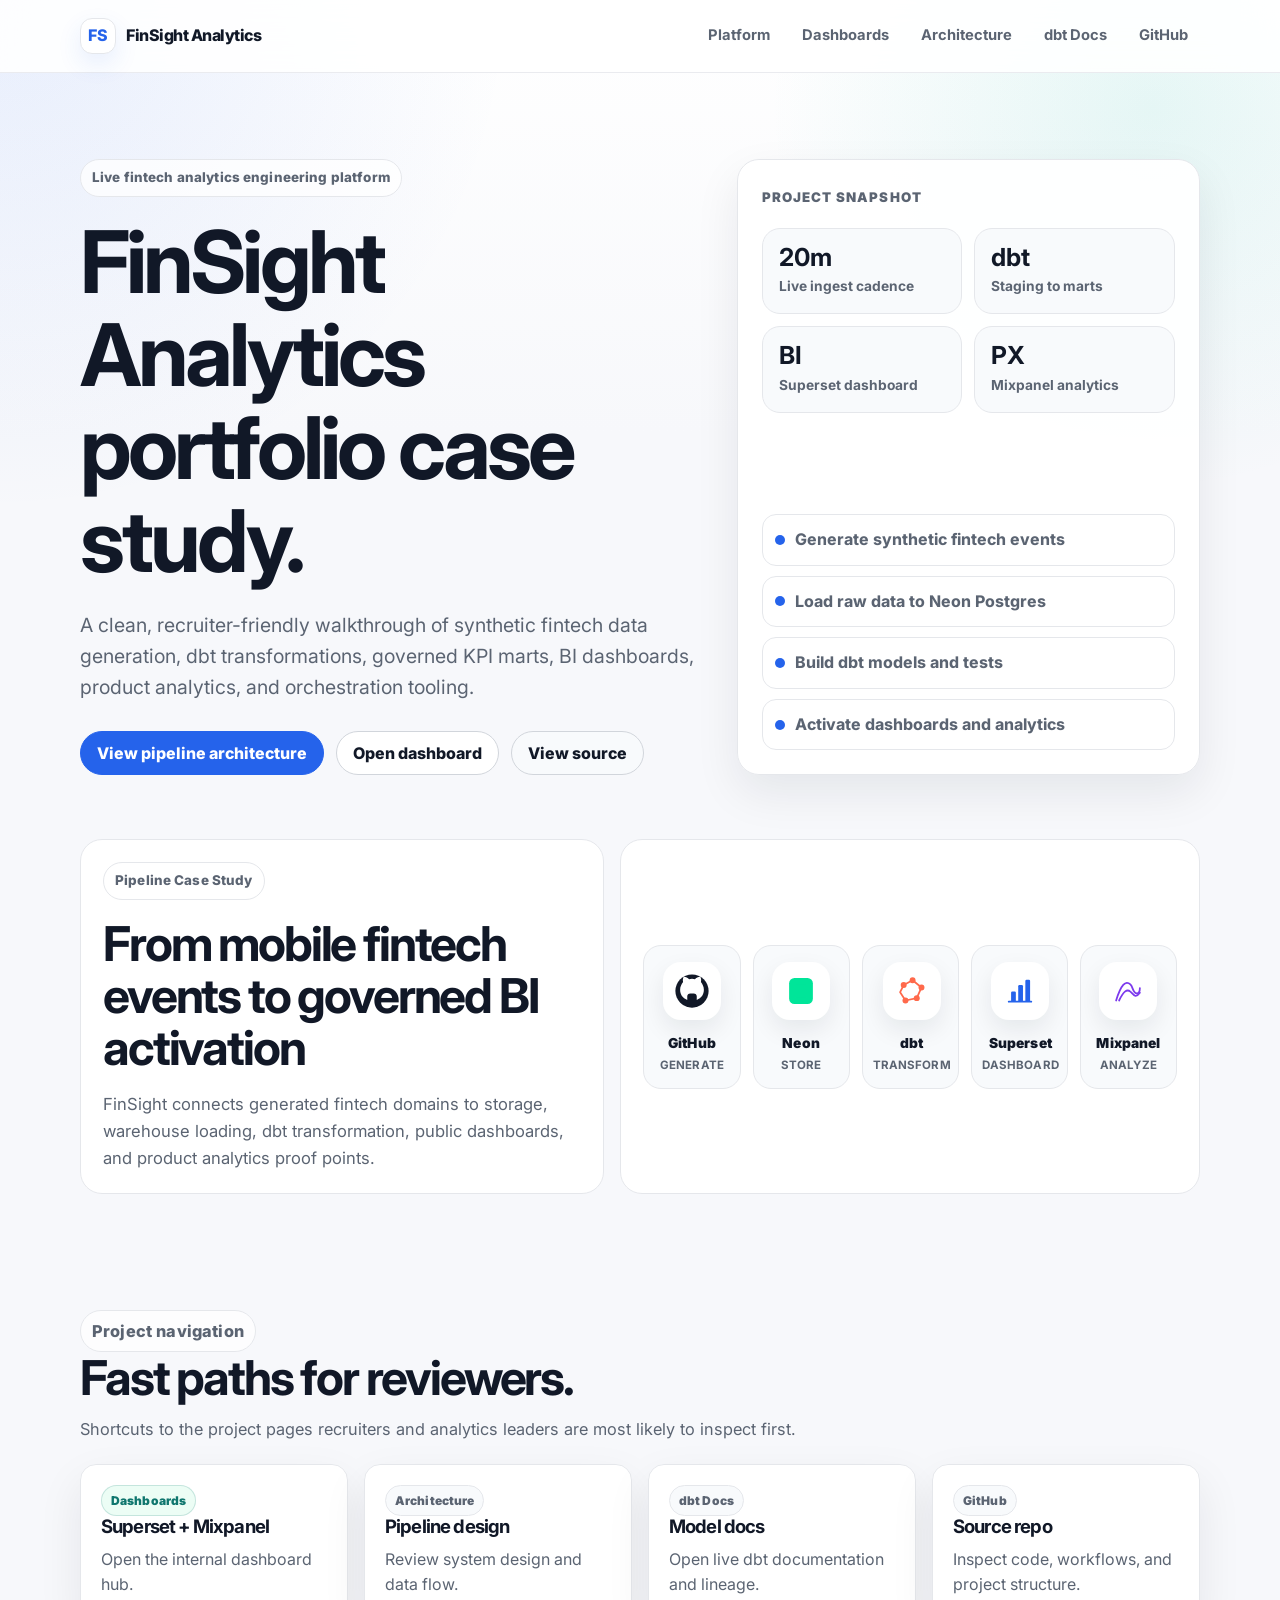
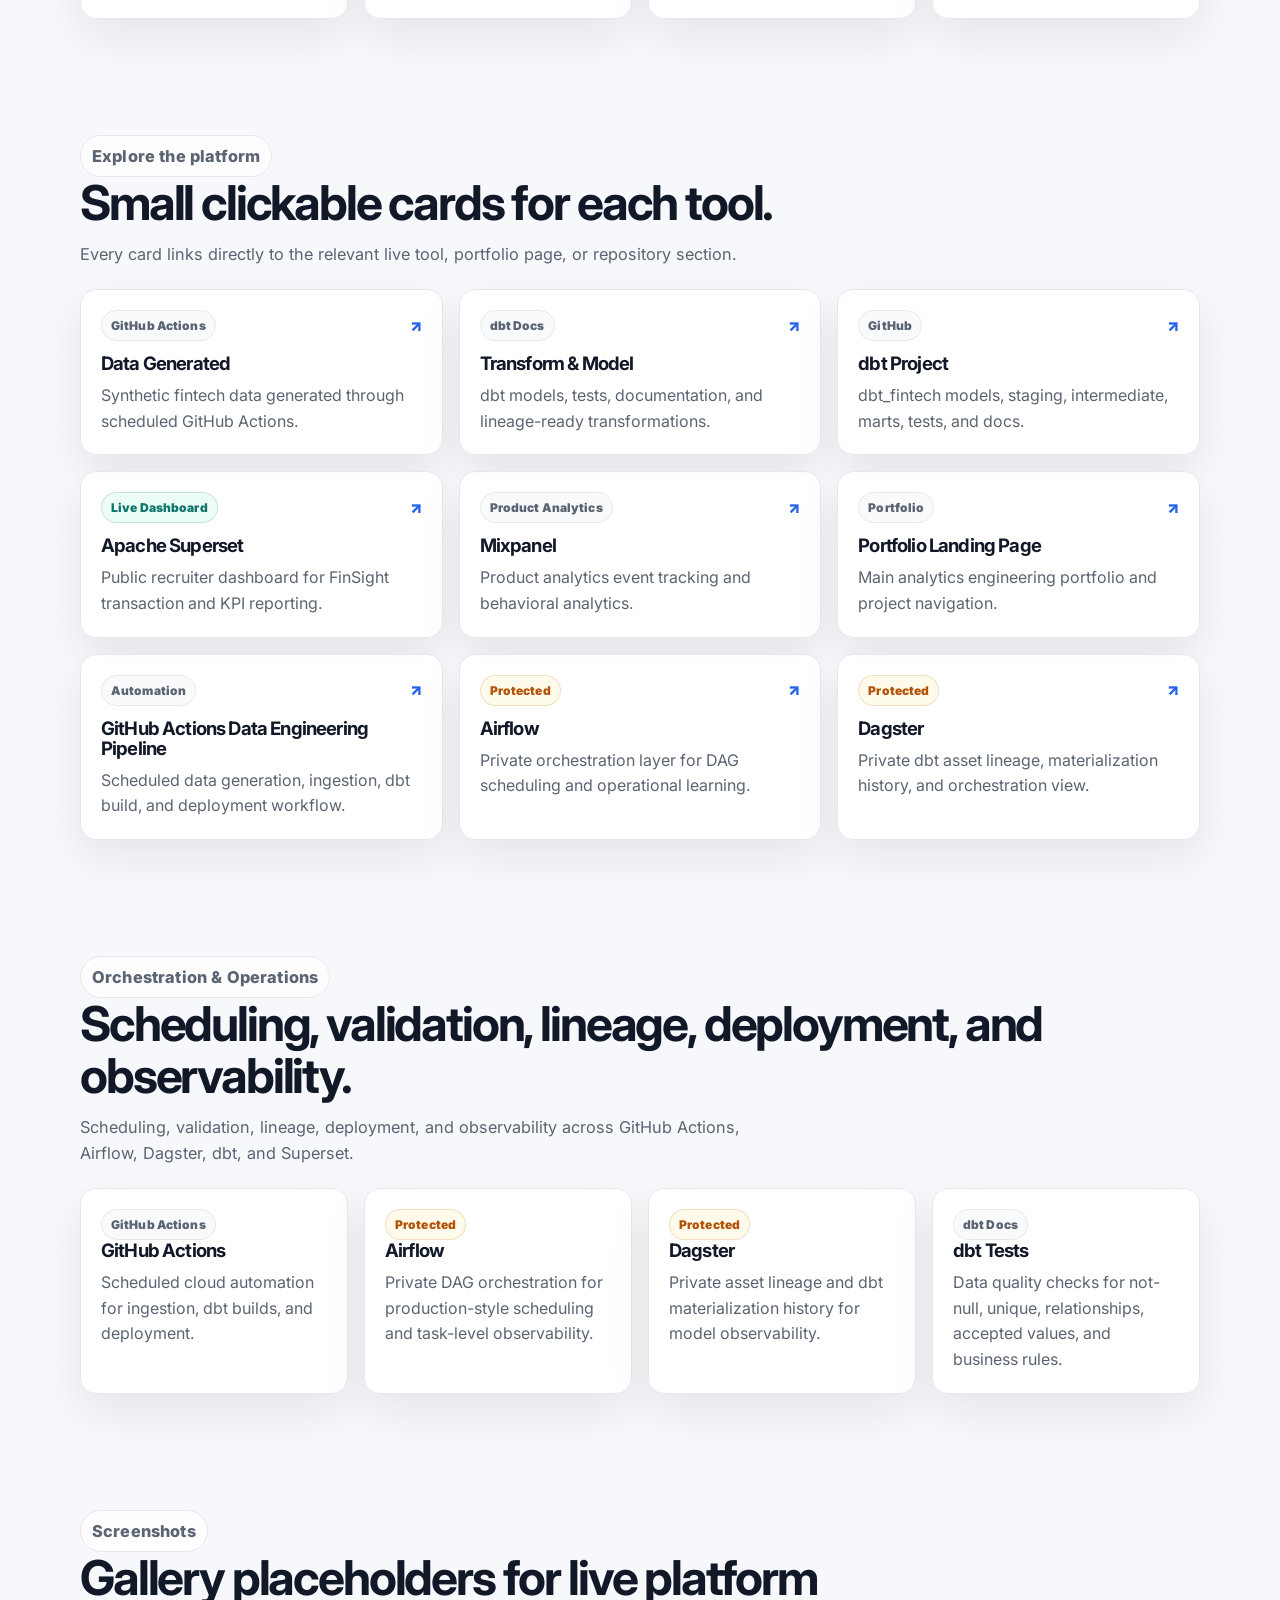
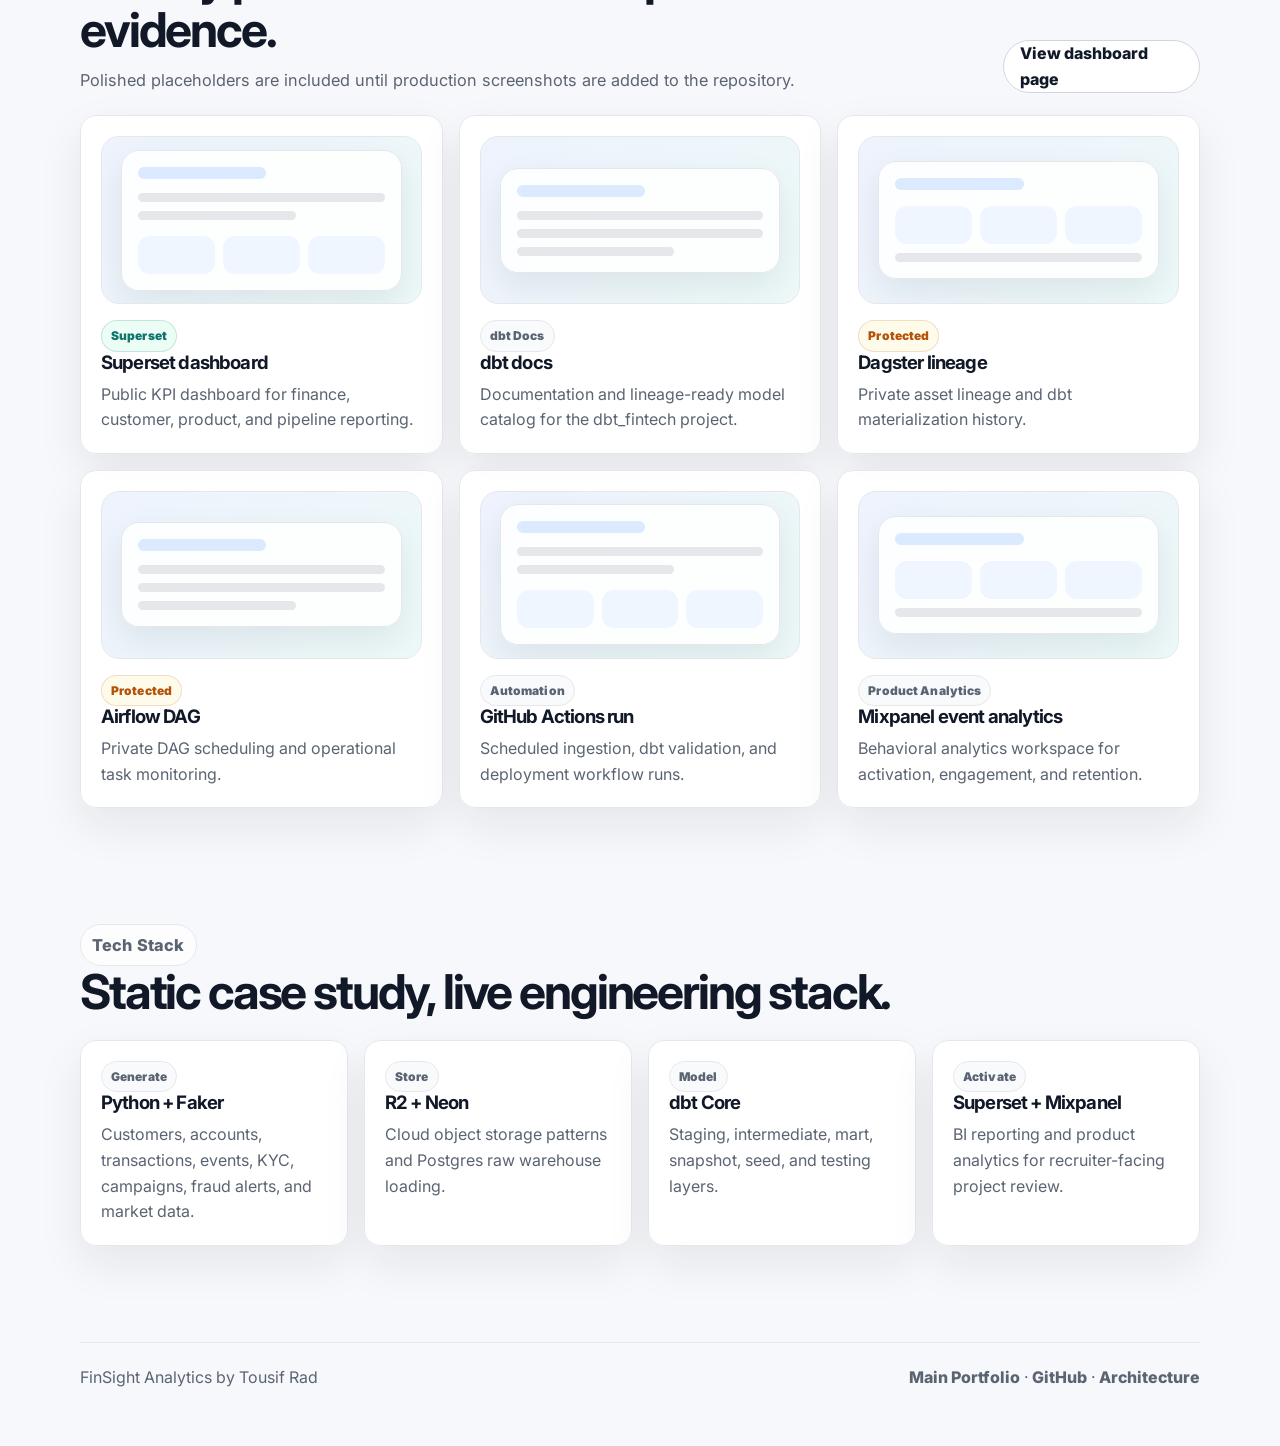
<file: index.html>
<!doctype html>
<html lang="en">
<head>
  <meta charset="utf-8">
  <meta name="viewport" content="width=device-width, initial-scale=1">
  <meta name="description" content="FinSight Analytics is a live fintech analytics engineering portfolio project with generated data, dbt models, dashboards, product analytics, and orchestration.">
  <title>FinSight Analytics | Portfolio Case Study</title>
  <link rel="preconnect" href="https://fonts.googleapis.com">
  <link rel="preconnect" href="https://fonts.gstatic.com" crossorigin>
  <link href="https://fonts.googleapis.com/css2?family=Inter:wght@500;650;700;800;900&display=swap" rel="stylesheet">
  <link rel="stylesheet" href="styles.css">
</head>
<body>
  <header class="site-header">
    <nav class="nav container" aria-label="Primary navigation">
      <a class="brand" href="/">
        <span class="brand-mark">FS</span>
        <span>FinSight Analytics</span>
      </a>
      <div class="nav-links">
        <a href="#platform">Platform</a>
        <a href="/dashboards.html">Dashboards</a>
        <a href="/architecture.html">Architecture</a>
        <a href="https://dbt-finsight.iamrad.info/#!/overview" target="_blank" rel="noopener noreferrer">dbt Docs</a>
        <a href="https://github.com/tousiftr/finsight-ae" target="_blank" rel="noopener noreferrer">GitHub</a>
      </div>
    </nav>
  </header>

  <main>
    <section class="hero">
      <div class="container hero-grid">
        <div>
          <p class="eyebrow">Live fintech analytics engineering platform</p>
          <h1>FinSight Analytics portfolio case study.</h1>
          <p class="lede">A clean, recruiter-friendly walkthrough of synthetic fintech data generation, dbt transformations, governed KPI marts, BI dashboards, product analytics, and orchestration tooling.</p>
          <div class="hero-actions">
            <a class="button primary" href="https://finsight.iamrad.info/architecture.html" target="_blank" rel="noopener noreferrer">View pipeline architecture</a>
            <a class="button" href="/dashboards.html">Open dashboard</a>
            <a class="button subtle" href="https://github.com/tousiftr/finsight-ae" target="_blank" rel="noopener noreferrer">View source</a>
          </div>
        </div>
        <aside class="hero-panel" aria-label="FinSight project summary">
          <div>
            <span class="panel-title">Project Snapshot</span>
            <div class="metric-grid">
              <div class="metric"><strong>20m</strong><span>Live ingest cadence</span></div>
              <div class="metric"><strong>dbt</strong><span>Staging to marts</span></div>
              <div class="metric"><strong>BI</strong><span>Superset dashboard</span></div>
              <div class="metric"><strong>PX</strong><span>Mixpanel analytics</span></div>
            </div>
          </div>
          <div class="pipeline-strip" aria-label="Pipeline summary">
            <div class="pipeline-step"><span class="step-dot"></span>Generate synthetic fintech events</div>
            <div class="pipeline-step"><span class="step-dot"></span>Load raw data to Neon Postgres</div>
            <div class="pipeline-step"><span class="step-dot"></span>Build dbt models and tests</div>
            <div class="pipeline-step"><span class="step-dot"></span>Activate dashboards and analytics</div>
          </div>
        </aside>
      </div>
    </section>

    <section class="section pipeline-case" aria-labelledby="pipeline-case-title">
      <div class="container pipeline-case-grid">
        <div class="flow-card pipeline-case-copy">
          <p class="eyebrow">Pipeline Case Study</p>
          <h2 id="pipeline-case-title">From mobile fintech events to governed BI activation</h2>
          <p>FinSight connects generated fintech domains to storage, warehouse loading, dbt transformation, public dashboards, and product analytics proof points.</p>
        </div>
        <div class="flow-card pipeline-logo-card" aria-label="FinSight pipeline tools">
          <div class="pipeline-logo-strip">
            <figure class="pipeline-logo">
              <svg class="pipeline-logo-mark github-mark" viewBox="0 0 64 64" role="img" aria-labelledby="github-logo-title">
                <title id="github-logo-title">GitHub Actions</title>
                <circle cx="32" cy="32" r="28"></circle>
                <path d="M24 47c-8-3-12-9-12-17 0-5 2-9 5-13-1-4 0-7 1-9 4 0 7 2 9 4a30 30 0 0 1 10 0c2-2 5-4 9-4 1 2 2 5 1 9 3 4 5 8 5 13 0 8-4 14-12 17v-6c0-3-2-5-5-5h-6c-3 0-5 2-5 5v6Z"></path>
              </svg>
              <figcaption><span>GitHub</span><strong>Generate</strong></figcaption>
            </figure>
            <figure class="pipeline-logo">
              <svg class="pipeline-logo-mark neon-mark" viewBox="0 0 64 64" role="img" aria-labelledby="neon-logo-title">
                <title id="neon-logo-title">Neon Postgres</title>
                <rect x="12" y="10" width="40" height="44" rx="9"></rect>
                <path d="M24 22h16M24 32h16M24 42h16"></path>
              </svg>
              <figcaption><span>Neon</span><strong>Store</strong></figcaption>
            </figure>
            <figure class="pipeline-logo">
              <svg class="pipeline-logo-mark dbt-mark" viewBox="0 0 64 64" role="img" aria-labelledby="dbt-logo-title">
                <title id="dbt-logo-title">dbt</title>
                <path d="M18 22 33 14l15 12-8 18-19 4-9-14Z"></path>
                <circle cx="18" cy="22" r="5"></circle>
                <circle cx="33" cy="14" r="5"></circle>
                <circle cx="48" cy="26" r="5"></circle>
                <circle cx="40" cy="44" r="5"></circle>
                <circle cx="21" cy="48" r="5"></circle>
              </svg>
              <figcaption><span>dbt</span><strong>Transform</strong></figcaption>
            </figure>
            <figure class="pipeline-logo">
              <svg class="pipeline-logo-mark superset-mark" viewBox="0 0 64 64" role="img" aria-labelledby="superset-logo-title">
                <title id="superset-logo-title">Apache Superset</title>
                <path d="M13 50h38"></path>
                <rect x="17" y="33" width="8" height="17" rx="2"></rect>
                <rect x="29" y="22" width="8" height="28" rx="2"></rect>
                <rect x="41" y="13" width="8" height="37" rx="2"></rect>
              </svg>
              <figcaption><span>Superset</span><strong>Dashboard</strong></figcaption>
            </figure>
            <figure class="pipeline-logo">
              <svg class="pipeline-logo-mark mixpanel-mark" viewBox="0 0 64 64" role="img" aria-labelledby="mixpanel-logo-title">
                <title id="mixpanel-logo-title">Mixpanel</title>
                <path d="M12 48c8-26 16-35 24-27 5 5 4 15 11 15 3 0 5-3 5-9"></path>
                <path d="M17 48c7-15 13-20 19-15 5 4 8 13 16 2"></path>
              </svg>
              <figcaption><span>Mixpanel</span><strong>Analyze</strong></figcaption>
            </figure>
          </div>
        </div>
      </div>
    </section>

    <section class="section" aria-labelledby="quick-links-title">
      <div class="container">
        <div class="section-header">
          <div>
            <p class="eyebrow">Project navigation</p>
            <h2 id="quick-links-title">Fast paths for reviewers.</h2>
            <p>Shortcuts to the project pages recruiters and analytics leaders are most likely to inspect first.</p>
          </div>
        </div>
        <div class="quick-nav">
          <a class="card" href="/dashboards.html">
            <span class="tag live">Dashboards</span>
            <h3>Superset + Mixpanel</h3>
            <p>Open the internal dashboard hub.</p>
          </a>
          <a class="card" href="/architecture.html">
            <span class="tag">Architecture</span>
            <h3>Pipeline design</h3>
            <p>Review system design and data flow.</p>
          </a>
          <a class="card" href="https://dbt-finsight.iamrad.info/#!/overview" target="_blank" rel="noopener noreferrer">
            <span class="tag">dbt Docs</span>
            <h3>Model docs</h3>
            <p>Open live dbt documentation and lineage.</p>
          </a>
          <a class="card" href="https://github.com/tousiftr/finsight-ae" target="_blank" rel="noopener noreferrer">
            <span class="tag">GitHub</span>
            <h3>Source repo</h3>
            <p>Inspect code, workflows, and project structure.</p>
          </a>
        </div>
      </div>
    </section>

    <section class="section" id="platform" aria-labelledby="platform-title">
      <div class="container">
        <div class="section-header">
          <div>
            <p class="eyebrow">Explore the platform</p>
            <h2 id="platform-title">Small clickable cards for each tool.</h2>
            <p>Every card links directly to the relevant live tool, portfolio page, or repository section.</p>
          </div>
        </div>
        <div class="platform-grid">
          <a class="platform-card" href="https://github.com/tousiftr/finsight-ae/actions" target="_blank" rel="noopener noreferrer"><div class="card-topline"><span class="tag">GitHub Actions</span><span class="arrow">↗</span></div><h3>Data Generated</h3><p>Synthetic fintech data generated through scheduled GitHub Actions.</p></a>
          <a class="platform-card" href="https://dbt-finsight.iamrad.info/#!/overview" target="_blank" rel="noopener noreferrer"><div class="card-topline"><span class="tag">dbt Docs</span><span class="arrow">↗</span></div><h3>Transform &amp; Model</h3><p>dbt models, tests, documentation, and lineage-ready transformations.</p></a>
          <a class="platform-card" href="https://github.com/tousiftr/finsight-ae/tree/main/dbt_fintech" target="_blank" rel="noopener noreferrer"><div class="card-topline"><span class="tag">GitHub</span><span class="arrow">↗</span></div><h3>dbt Project</h3><p>dbt_fintech models, staging, intermediate, marts, tests, and docs.</p></a>
          <a class="platform-card" href="https://dashboard.iamrad.info/superset/dashboard/2/?standalone=3" target="_blank" rel="noopener noreferrer"><div class="card-topline"><span class="tag live">Live Dashboard</span><span class="arrow">↗</span></div><h3>Apache Superset</h3><p>Public recruiter dashboard for FinSight transaction and KPI reporting.</p></a>
          <a class="platform-card" href="https://mixpanel.com/p/BoVw6wJRG16YHd8vYgFqap" target="_blank" rel="noopener noreferrer"><div class="card-topline"><span class="tag">Product Analytics</span><span class="arrow">↗</span></div><h3>Mixpanel</h3><p>Product analytics event tracking and behavioral analytics.</p></a>
          <a class="platform-card" href="https://iamrad.info/" target="_blank" rel="noopener noreferrer"><div class="card-topline"><span class="tag">Portfolio</span><span class="arrow">↗</span></div><h3>Portfolio Landing Page</h3><p>Main analytics engineering portfolio and project navigation.</p></a>
          <a class="platform-card" href="https://github.com/tousiftr/finsight-ae/actions" target="_blank" rel="noopener noreferrer"><div class="card-topline"><span class="tag">Automation</span><span class="arrow">↗</span></div><h3>GitHub Actions Data Engineering Pipeline</h3><p>Scheduled data generation, ingestion, dbt build, and deployment workflow.</p></a>
          <a class="platform-card" href="https://airflow.iamrad.info/" target="_blank" rel="noopener noreferrer"><div class="card-topline"><span class="tag protected">Protected</span><span class="arrow">↗</span></div><h3>Airflow</h3><p>Private orchestration layer for DAG scheduling and operational learning.</p></a>
          <a class="platform-card" href="https://dagster.iamrad.info/" target="_blank" rel="noopener noreferrer"><div class="card-topline"><span class="tag protected">Protected</span><span class="arrow">↗</span></div><h3>Dagster</h3><p>Private dbt asset lineage, materialization history, and orchestration view.</p></a>
        </div>
      </div>
    </section>

    <section class="section" id="operations" aria-labelledby="operations-title">
      <div class="container">
        <div class="section-header">
          <div>
            <p class="eyebrow">Orchestration &amp; Operations</p>
            <h2 id="operations-title">Scheduling, validation, lineage, deployment, and observability.</h2>
            <p>Scheduling, validation, lineage, deployment, and observability across GitHub Actions, Airflow, Dagster, dbt, and Superset.</p>
          </div>
        </div>
        <div class="operations-grid">
          <a class="card" href="https://github.com/tousiftr/finsight-ae/actions" target="_blank" rel="noopener noreferrer"><span class="tag">GitHub Actions</span><h3>GitHub Actions</h3><p>Scheduled cloud automation for ingestion, dbt builds, and deployment.</p></a>
          <a class="card" href="https://airflow.iamrad.info/" target="_blank" rel="noopener noreferrer"><span class="tag protected">Protected</span><h3>Airflow</h3><p>Private DAG orchestration for production-style scheduling and task-level observability.</p></a>
          <a class="card" href="https://dagster.iamrad.info/" target="_blank" rel="noopener noreferrer"><span class="tag protected">Protected</span><h3>Dagster</h3><p>Private asset lineage and dbt materialization history for model observability.</p></a>
          <a class="card" href="https://dbt-finsight.iamrad.info/#!/overview" target="_blank" rel="noopener noreferrer"><span class="tag">dbt Docs</span><h3>dbt Tests</h3><p>Data quality checks for not-null, unique, relationships, accepted values, and business rules.</p></a>
        </div>
      </div>
    </section>

    <section class="section" id="screenshots" aria-labelledby="screenshots-title">
      <div class="container">
        <div class="section-header">
          <div>
            <p class="eyebrow">Screenshots</p>
            <h2 id="screenshots-title">Gallery placeholders for live platform evidence.</h2>
            <p>Polished placeholders are included until production screenshots are added to the repository.</p>
          </div>
          <a class="button" href="/dashboards.html">View dashboard page</a>
        </div>
        <div class="screenshot-grid">
          <!-- TODO: Replace placeholder with actual Superset dashboard screenshot when available. -->
          <a class="screenshot-card" href="https://dashboard.iamrad.info/superset/dashboard/2/?standalone=3" target="_blank" rel="noopener noreferrer"><div class="screenshot-frame"><div class="placeholder-ui"><span class="placeholder-bar"></span><span class="placeholder-row"></span><span class="placeholder-row short"></span><div class="placeholder-grid"><span class="placeholder-chip"></span><span class="placeholder-chip"></span><span class="placeholder-chip"></span></div></div></div><span class="tag live">Superset</span><h3>Superset dashboard</h3><p>Public KPI dashboard for finance, customer, product, and pipeline reporting.</p></a>
          <!-- TODO: Replace placeholder with actual dbt Docs screenshot when available. -->
          <a class="screenshot-card" href="https://dbt-finsight.iamrad.info/#!/overview" target="_blank" rel="noopener noreferrer"><div class="screenshot-frame"><div class="placeholder-ui"><span class="placeholder-bar"></span><span class="placeholder-row"></span><span class="placeholder-row"></span><span class="placeholder-row short"></span></div></div><span class="tag">dbt Docs</span><h3>dbt docs</h3><p>Documentation and lineage-ready model catalog for the dbt_fintech project.</p></a>
          <!-- TODO: Replace placeholder with actual Dagster lineage screenshot when available. -->
          <a class="screenshot-card" href="https://dagster.iamrad.info/" target="_blank" rel="noopener noreferrer"><div class="screenshot-frame"><div class="placeholder-ui"><span class="placeholder-bar"></span><div class="placeholder-grid"><span class="placeholder-chip"></span><span class="placeholder-chip"></span><span class="placeholder-chip"></span></div><span class="placeholder-row"></span></div></div><span class="tag protected">Protected</span><h3>Dagster lineage</h3><p>Private asset lineage and dbt materialization history.</p></a>
          <!-- TODO: Replace placeholder with actual Airflow DAG screenshot when available. -->
          <a class="screenshot-card" href="https://airflow.iamrad.info/" target="_blank" rel="noopener noreferrer"><div class="screenshot-frame"><div class="placeholder-ui"><span class="placeholder-bar"></span><span class="placeholder-row"></span><span class="placeholder-row"></span><span class="placeholder-row short"></span></div></div><span class="tag protected">Protected</span><h3>Airflow DAG</h3><p>Private DAG scheduling and operational task monitoring.</p></a>
          <!-- TODO: Replace placeholder with actual GitHub Actions run screenshot when available. -->
          <a class="screenshot-card" href="https://github.com/tousiftr/finsight-ae/actions" target="_blank" rel="noopener noreferrer"><div class="screenshot-frame"><div class="placeholder-ui"><span class="placeholder-bar"></span><span class="placeholder-row"></span><span class="placeholder-row short"></span><div class="placeholder-grid"><span class="placeholder-chip"></span><span class="placeholder-chip"></span><span class="placeholder-chip"></span></div></div></div><span class="tag">Automation</span><h3>GitHub Actions run</h3><p>Scheduled ingestion, dbt validation, and deployment workflow runs.</p></a>
          <!-- TODO: Replace placeholder with actual Mixpanel event analytics screenshot when available. -->
          <a class="screenshot-card" href="https://mixpanel.com/p/BoVw6wJRG16YHd8vYgFqap" target="_blank" rel="noopener noreferrer"><div class="screenshot-frame"><div class="placeholder-ui"><span class="placeholder-bar"></span><div class="placeholder-grid"><span class="placeholder-chip"></span><span class="placeholder-chip"></span><span class="placeholder-chip"></span></div><span class="placeholder-row"></span></div></div><span class="tag">Product Analytics</span><h3>Mixpanel event analytics</h3><p>Behavioral analytics workspace for activation, engagement, and retention.</p></a>
        </div>
      </div>
    </section>

    <section class="section" id="stack" aria-labelledby="stack-title">
      <div class="container">
        <div class="section-header">
          <div>
            <p class="eyebrow">Tech Stack</p>
            <h2 id="stack-title">Static case study, live engineering stack.</h2>
          </div>
        </div>
        <div class="stack-grid">
          <div class="card"><span class="tag">Generate</span><h3>Python + Faker</h3><p>Customers, accounts, transactions, events, KYC, campaigns, fraud alerts, and market data.</p></div>
          <div class="card"><span class="tag">Store</span><h3>R2 + Neon</h3><p>Cloud object storage patterns and Postgres raw warehouse loading.</p></div>
          <div class="card"><span class="tag">Model</span><h3>dbt Core</h3><p>Staging, intermediate, mart, snapshot, seed, and testing layers.</p></div>
          <div class="card"><span class="tag">Activate</span><h3>Superset + Mixpanel</h3><p>BI reporting and product analytics for recruiter-facing project review.</p></div>
        </div>
      </div>
    </section>
  </main>

  <footer class="site-footer">
    <div class="container footer-inner">
      <span>FinSight Analytics by Tousif Rad</span>
      <span><a href="https://iamrad.info/" target="_blank" rel="noopener noreferrer">Main Portfolio</a> · <a href="https://github.com/tousiftr/finsight-ae" target="_blank" rel="noopener noreferrer">GitHub</a> · <a href="/architecture.html">Architecture</a></span>
    </div>
  </footer>
</body>
</html>
</file>
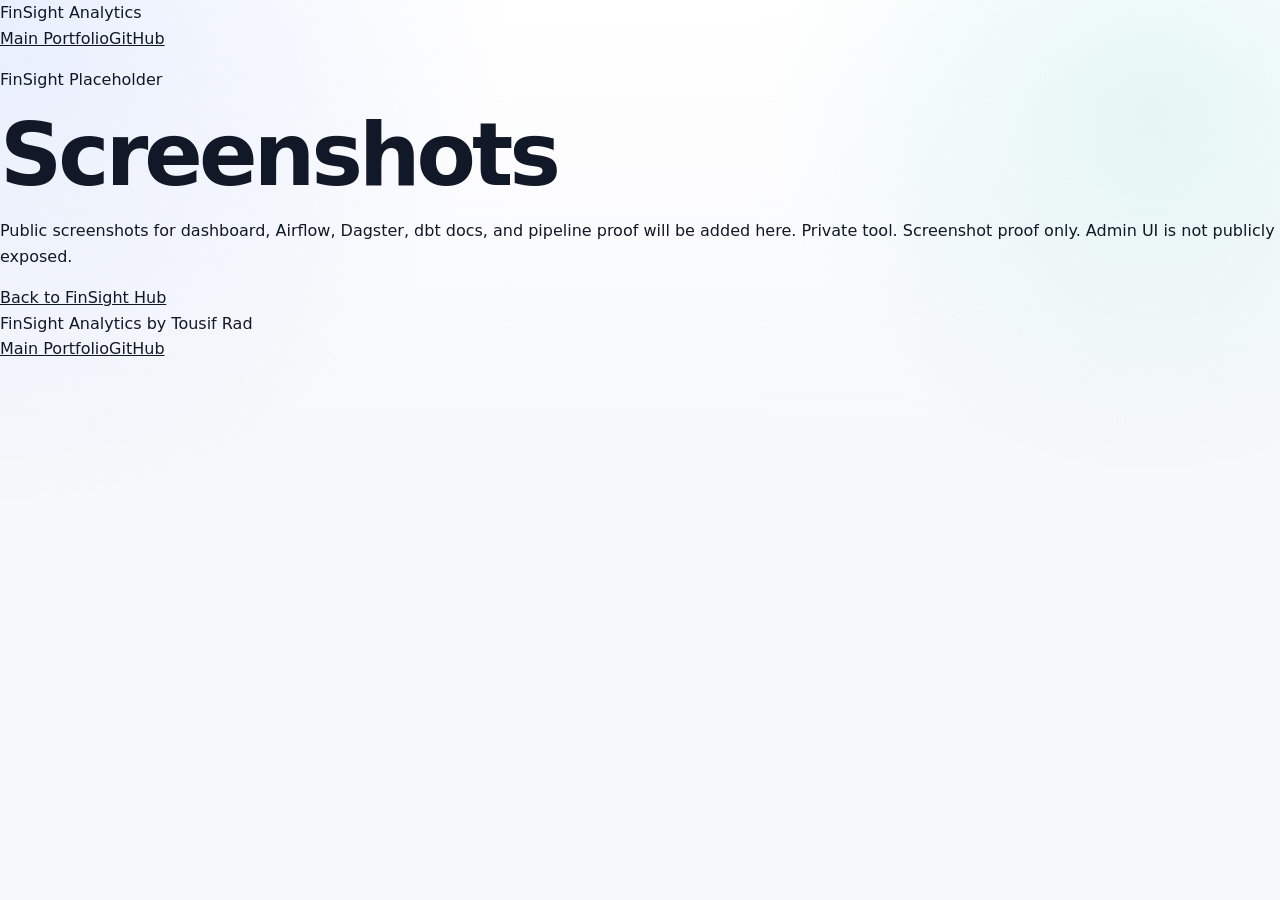
<file: screenshots/index.html>
<!DOCTYPE html><html lang="en"><head><meta charset="utf-8" /><meta name="viewport" content="width=device-width, initial-scale=1" /><title>FinSight Screenshots</title><link rel="stylesheet" href="/styles.css" />  <!-- FinSight-only analytics for https://finsight.iamrad.info/. -->
  <script async src="https://www.googletagmanager.com/gtag/js?id=G-Q1DP8ZKYFQ"></script>
  <script>
    window.dataLayer = window.dataLayer || [];
    function gtag(){dataLayer.push(arguments);}
    gtag('js', new Date());
    gtag('config', 'G-Q1DP8ZKYFQ');
  </script>
  <script>
    (function(c,l,a,r,i,t,y){
      c[a]=c[a]||function(){(c[a].q=c[a].q||[]).push(arguments)};
      t=l.createElement(r);t.async=1;t.src="https://www.clarity.ms/tag/"+i;
      y=l.getElementsByTagName(r)[0];y.parentNode.insertBefore(t,y);
    })(window, document, "clarity", "script", "wys060yt2g");
  </script>
</head><body><header class="fs-topbar"><div class="fs-container fs-topbar-inner"><div class="fs-brand">FinSight Analytics</div><nav class="fs-nav"><a href="https://iamrad.info">Main Portfolio</a><a href="https://github.com/tousiftr/finsight-ae">GitHub</a></nav></div></header><main class="fs-container"><section class="fs-hero"><p class="fs-kicker">FinSight Placeholder</p><h1>Screenshots</h1><p class="fs-description">Public screenshots for dashboard, Airflow, Dagster, dbt docs, and pipeline proof will be added here. Private tool. Screenshot proof only. Admin UI is not publicly exposed.</p><div class="fs-actions"><a class="fs-btn" href="/">Back to FinSight Hub</a></div></section></main><footer class="fs-footer"><div class="fs-container fs-footer-inner"><span>FinSight Analytics by Tousif Rad</span><nav class="fs-footer-links"><a href="https://iamrad.info">Main Portfolio</a><a href="https://github.com/tousiftr/finsight-ae">GitHub</a></nav></div></footer></body></html>
</file>
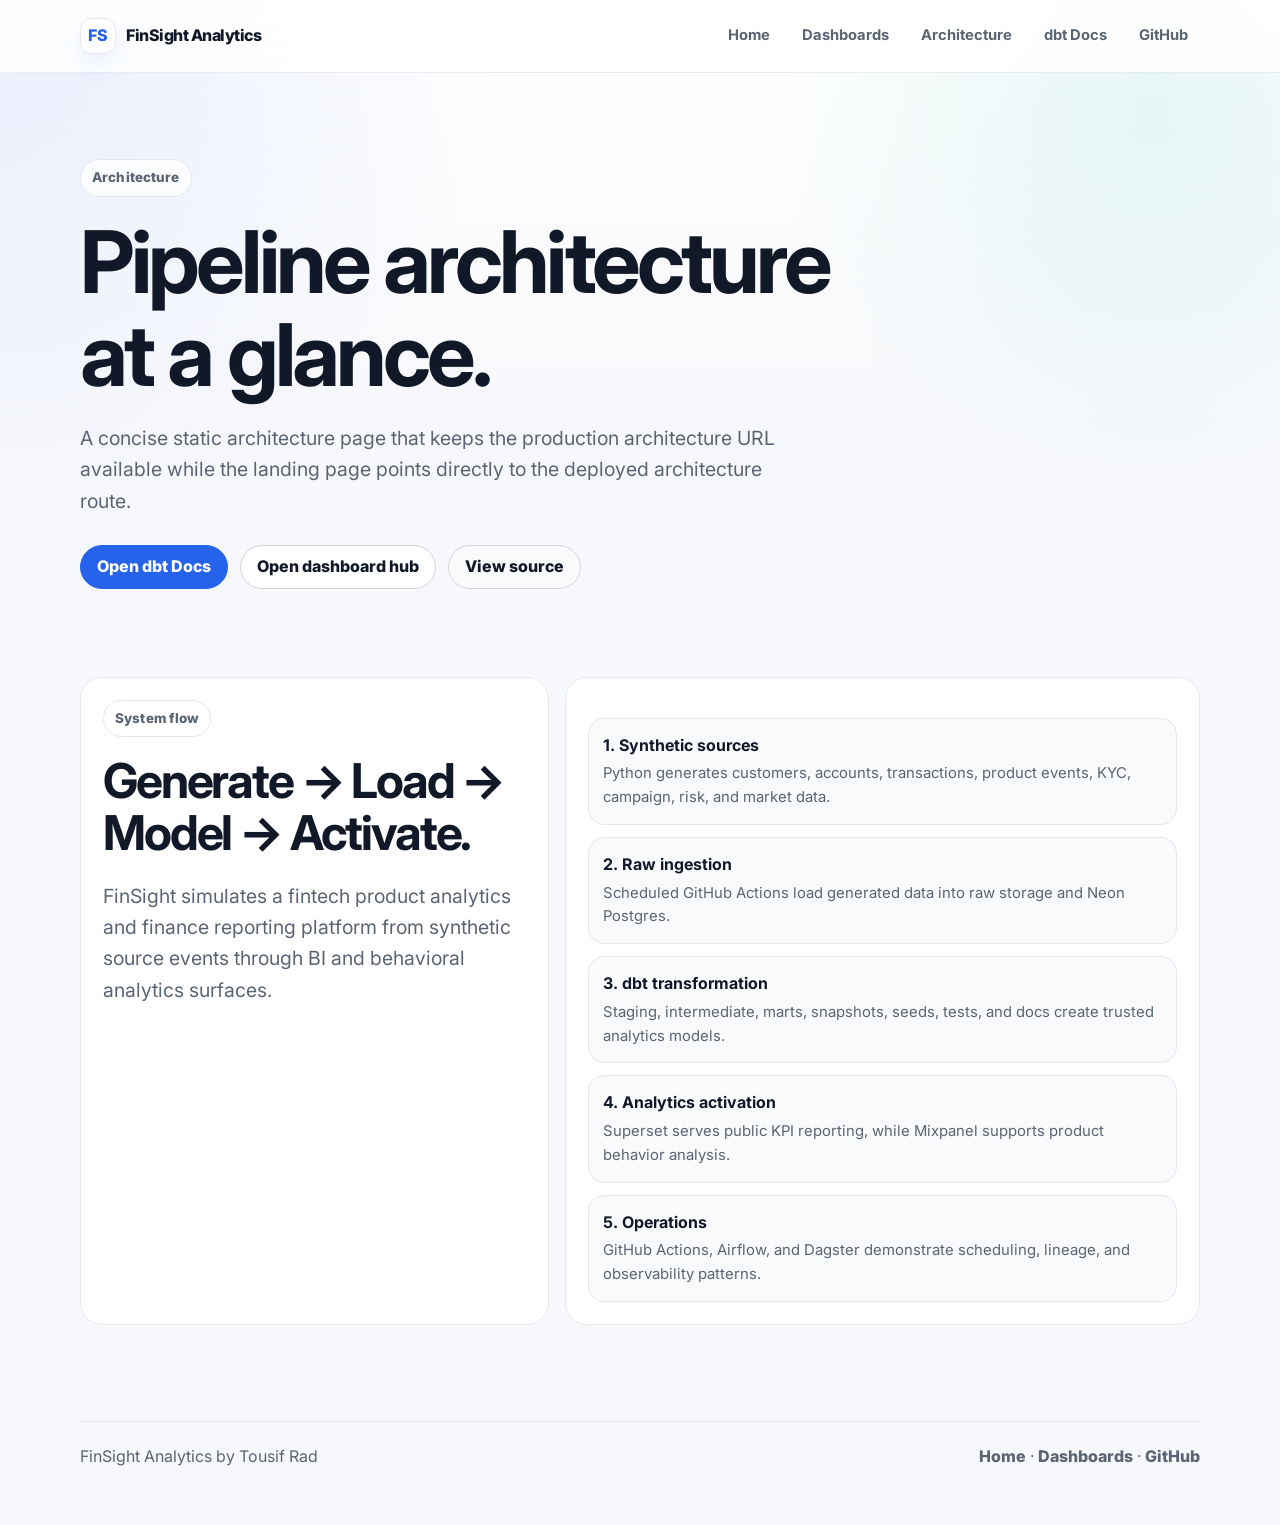
<file: architecture.html>
<!doctype html>
<html lang="en">
<head>
  <meta charset="utf-8">
  <meta name="viewport" content="width=device-width, initial-scale=1">
  <meta name="description" content="FinSight Analytics architecture overview for the static portfolio case study.">
  <title>FinSight Analytics | Architecture</title>
  <link rel="preconnect" href="https://fonts.googleapis.com">
  <link rel="preconnect" href="https://fonts.gstatic.com" crossorigin>
  <link href="https://fonts.googleapis.com/css2?family=Inter:wght@500;650;700;800;900&display=swap" rel="stylesheet">
  <link rel="stylesheet" href="styles.css">
</head>
<body>
  <header class="site-header">
    <nav class="nav container" aria-label="Primary navigation">
      <a class="brand" href="/">
        <span class="brand-mark">FS</span>
        <span>FinSight Analytics</span>
      </a>
      <div class="nav-links">
        <a href="/">Home</a>
        <a href="/dashboards.html">Dashboards</a>
        <a href="/architecture.html">Architecture</a>
        <a href="https://dbt-finsight.iamrad.info/#!/overview" target="_blank" rel="noopener noreferrer">dbt Docs</a>
        <a href="https://github.com/tousiftr/finsight-ae" target="_blank" rel="noopener noreferrer">GitHub</a>
      </div>
    </nav>
  </header>

  <main>
    <section class="hero">
      <div class="container">
        <p class="eyebrow">Architecture</p>
        <h1>Pipeline architecture at a glance.</h1>
        <p class="lede">A concise static architecture page that keeps the production architecture URL available while the landing page points directly to the deployed architecture route.</p>
        <div class="hero-actions">
          <a class="button primary" href="https://dbt-finsight.iamrad.info/#!/overview" target="_blank" rel="noopener noreferrer">Open dbt Docs</a>
          <a class="button" href="/dashboards.html">Open dashboard hub</a>
          <a class="button subtle" href="https://github.com/tousiftr/finsight-ae" target="_blank" rel="noopener noreferrer">View source</a>
        </div>
      </div>
    </section>

    <section class="section" aria-labelledby="architecture-title">
      <div class="container case-study">
        <div class="flow-card">
          <p class="eyebrow">System flow</p>
          <h2 id="architecture-title">Generate → Load → Model → Activate.</h2>
          <p class="lede">FinSight simulates a fintech product analytics and finance reporting platform from synthetic source events through BI and behavioral analytics surfaces.</p>
        </div>
        <div class="flow-card">
          <ul class="flow-list">
            <li><strong>1. Synthetic sources</strong><span>Python generates customers, accounts, transactions, product events, KYC, campaign, risk, and market data.</span></li>
            <li><strong>2. Raw ingestion</strong><span>Scheduled GitHub Actions load generated data into raw storage and Neon Postgres.</span></li>
            <li><strong>3. dbt transformation</strong><span>Staging, intermediate, marts, snapshots, seeds, tests, and docs create trusted analytics models.</span></li>
            <li><strong>4. Analytics activation</strong><span>Superset serves public KPI reporting, while Mixpanel supports product behavior analysis.</span></li>
            <li><strong>5. Operations</strong><span>GitHub Actions, Airflow, and Dagster demonstrate scheduling, lineage, and observability patterns.</span></li>
          </ul>
        </div>
      </div>
    </section>
  </main>

  <footer class="site-footer">
    <div class="container footer-inner">
      <span>FinSight Analytics by Tousif Rad</span>
      <span><a href="/">Home</a> · <a href="/dashboards.html">Dashboards</a> · <a href="https://github.com/tousiftr/finsight-ae" target="_blank" rel="noopener noreferrer">GitHub</a></span>
    </div>
  </footer>
</body>
</html>
</file>
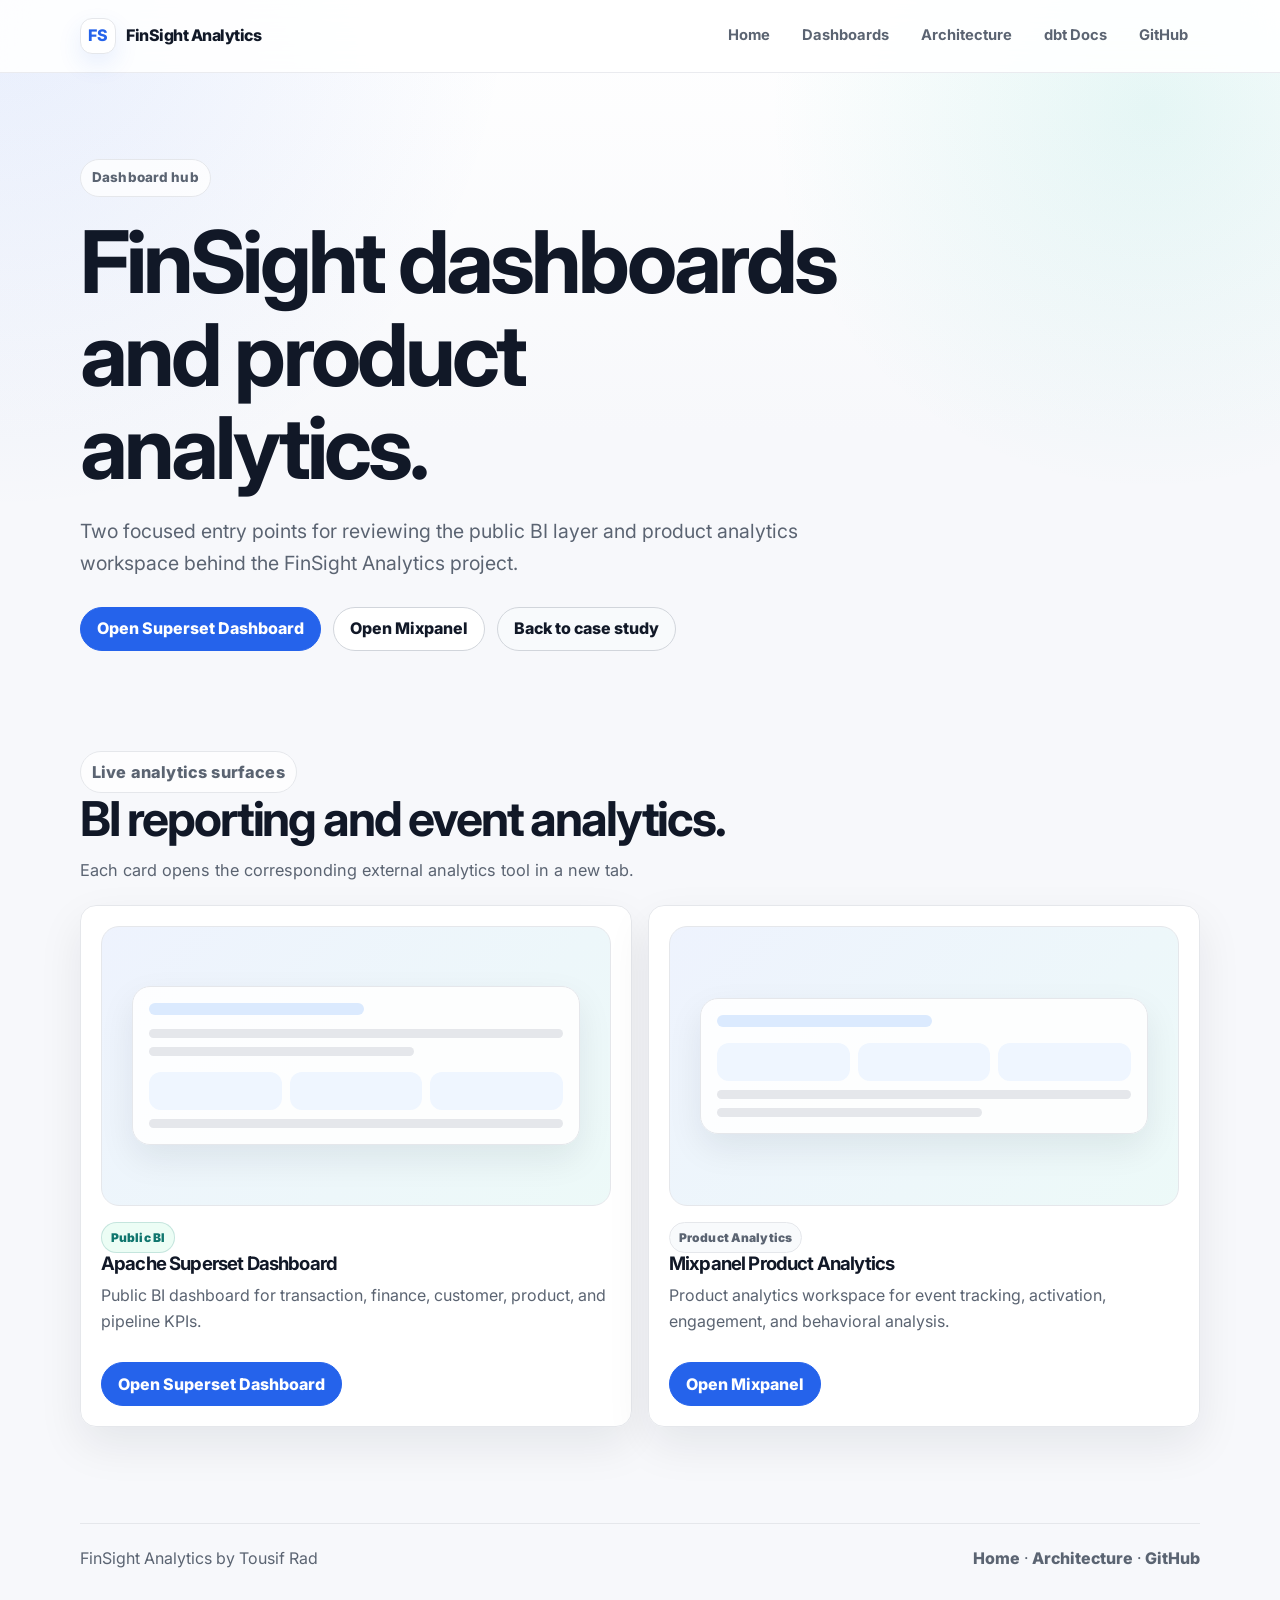
<file: dashboards.html>
<!doctype html>
<html lang="en">
<head>
  <meta charset="utf-8">
  <meta name="viewport" content="width=device-width, initial-scale=1">
  <meta name="description" content="FinSight Analytics dashboard hub for Apache Superset BI and Mixpanel product analytics.">
  <title>FinSight Analytics | Dashboards</title>
  <link rel="preconnect" href="https://fonts.googleapis.com">
  <link rel="preconnect" href="https://fonts.gstatic.com" crossorigin>
  <link href="https://fonts.googleapis.com/css2?family=Inter:wght@500;650;700;800;900&display=swap" rel="stylesheet">
  <link rel="stylesheet" href="styles.css">
</head>
<body>
  <header class="site-header">
    <nav class="nav container" aria-label="Primary navigation">
      <a class="brand" href="/">
        <span class="brand-mark">FS</span>
        <span>FinSight Analytics</span>
      </a>
      <div class="nav-links">
        <a href="/">Home</a>
        <a href="/dashboards.html">Dashboards</a>
        <a href="/architecture.html">Architecture</a>
        <a href="https://dbt-finsight.iamrad.info/#!/overview" target="_blank" rel="noopener noreferrer">dbt Docs</a>
        <a href="https://github.com/tousiftr/finsight-ae" target="_blank" rel="noopener noreferrer">GitHub</a>
      </div>
    </nav>
  </header>

  <main>
    <section class="hero">
      <div class="container">
        <p class="eyebrow">Dashboard hub</p>
        <h1>FinSight dashboards and product analytics.</h1>
        <p class="lede">Two focused entry points for reviewing the public BI layer and product analytics workspace behind the FinSight Analytics project.</p>
        <div class="hero-actions">
          <a class="button primary" href="https://dashboard.iamrad.info/superset/dashboard/2/?standalone=3" target="_blank" rel="noopener noreferrer">Open Superset Dashboard</a>
          <a class="button" href="https://mixpanel.com/p/BoVw6wJRG16YHd8vYgFqap" target="_blank" rel="noopener noreferrer">Open Mixpanel</a>
          <a class="button subtle" href="/">Back to case study</a>
        </div>
      </div>
    </section>

    <section class="section" aria-labelledby="dashboards-title">
      <div class="container">
        <div class="section-header">
          <div>
            <p class="eyebrow">Live analytics surfaces</p>
            <h2 id="dashboards-title">BI reporting and event analytics.</h2>
            <p>Each card opens the corresponding external analytics tool in a new tab.</p>
          </div>
        </div>
        <div class="dashboard-grid">
          <article class="dashboard-card">
            <!-- TODO: Replace placeholder with actual Superset dashboard screenshot when available. -->
            <div class="screenshot-frame large" aria-label="Superset dashboard screenshot placeholder">
              <div class="placeholder-ui">
                <span class="placeholder-bar"></span>
                <span class="placeholder-row"></span>
                <span class="placeholder-row short"></span>
                <div class="placeholder-grid"><span class="placeholder-chip"></span><span class="placeholder-chip"></span><span class="placeholder-chip"></span></div>
                <span class="placeholder-row"></span>
              </div>
            </div>
            <span class="tag live">Public BI</span>
            <h3>Apache Superset Dashboard</h3>
            <p>Public BI dashboard for transaction, finance, customer, product, and pipeline KPIs.</p>
            <div class="card-actions">
              <a class="button primary" href="https://dashboard.iamrad.info/superset/dashboard/2/?standalone=3" target="_blank" rel="noopener noreferrer">Open Superset Dashboard</a>
            </div>
          </article>

          <article class="dashboard-card">
            <!-- TODO: Replace placeholder with actual Mixpanel product analytics screenshot when available. -->
            <div class="screenshot-frame large" aria-label="Mixpanel product analytics screenshot placeholder">
              <div class="placeholder-ui">
                <span class="placeholder-bar"></span>
                <div class="placeholder-grid"><span class="placeholder-chip"></span><span class="placeholder-chip"></span><span class="placeholder-chip"></span></div>
                <span class="placeholder-row"></span>
                <span class="placeholder-row short"></span>
              </div>
            </div>
            <span class="tag">Product Analytics</span>
            <h3>Mixpanel Product Analytics</h3>
            <p>Product analytics workspace for event tracking, activation, engagement, and behavioral analysis.</p>
            <div class="card-actions">
              <a class="button primary" href="https://mixpanel.com/p/BoVw6wJRG16YHd8vYgFqap" target="_blank" rel="noopener noreferrer">Open Mixpanel</a>
            </div>
          </article>
        </div>
      </div>
    </section>
  </main>

  <footer class="site-footer">
    <div class="container footer-inner">
      <span>FinSight Analytics by Tousif Rad</span>
      <span><a href="/">Home</a> · <a href="/architecture.html">Architecture</a> · <a href="https://github.com/tousiftr/finsight-ae" target="_blank" rel="noopener noreferrer">GitHub</a></span>
    </div>
  </footer>
</body>
</html>
</file>
<file: styles.css>
:root {
  --bg: #f7f8fb;
  --surface: #ffffff;
  --surface-soft: #f8fafc;
  --ink: #111827;
  --muted: #5b6472;
  --line: #e5e7eb;
  --line-strong: #d1d5db;
  --brand: #2563eb;
  --brand-soft: #eff6ff;
  --green: #0f766e;
  --green-soft: #ecfdf5;
  --amber: #b45309;
  --amber-soft: #fffbeb;
  --shadow: 0 18px 45px rgba(15, 23, 42, 0.08);
  --radius: 22px;
  --radius-sm: 16px;
  --max: 1120px;
}

* {
  box-sizing: border-box;
}

html {
  scroll-behavior: smooth;
}

body {
  margin: 0;
  background: var(--bg);
  color: var(--ink);
  font-family: Inter, ui-sans-serif, system-ui, -apple-system, BlinkMacSystemFont, "Segoe UI", sans-serif;
  line-height: 1.6;
}

body::before {
  position: fixed;
  inset: 0;
  z-index: -1;
  pointer-events: none;
  content: "";
  background:
    radial-gradient(circle at top left, rgba(37, 99, 235, 0.10), transparent 32rem),
    radial-gradient(circle at 90% 12%, rgba(20, 184, 166, 0.10), transparent 24rem),
    linear-gradient(180deg, #ffffff 0%, var(--bg) 48%);
}

a {
  color: inherit;
}

.container {
  width: min(var(--max), calc(100% - 40px));
  margin: 0 auto;
}

.site-header {
  position: sticky;
  top: 0;
  z-index: 20;
  border-bottom: 1px solid rgba(229, 231, 235, 0.8);
  background: rgba(255, 255, 255, 0.88);
  backdrop-filter: blur(16px);
}

.nav {
  display: flex;
  align-items: center;
  justify-content: space-between;
  gap: 18px;
  min-height: 72px;
}

.brand {
  display: inline-flex;
  align-items: center;
  gap: 10px;
  font-weight: 800;
  text-decoration: none;
  letter-spacing: -0.03em;
}

.brand-mark {
  display: grid;
  width: 36px;
  height: 36px;
  place-items: center;
  border: 1px solid var(--line);
  border-radius: 12px;
  color: var(--brand);
  background: var(--surface);
  box-shadow: 0 10px 24px rgba(37, 99, 235, 0.10);
}

.nav-links {
  display: flex;
  flex-wrap: wrap;
  justify-content: flex-end;
  gap: 8px;
}

.nav-links a {
  padding: 9px 12px;
  border-radius: 999px;
  color: var(--muted);
  font-size: 0.92rem;
  font-weight: 700;
  text-decoration: none;
}

.nav-links a:hover,
.nav-links a:focus-visible {
  color: var(--ink);
  background: var(--surface-soft);
  outline: none;
}

.hero {
  padding: 86px 0 36px;
}

.hero-grid {
  display: grid;
  grid-template-columns: minmax(0, 1.15fr) minmax(320px, 0.85fr);
  gap: 30px;
  align-items: stretch;
}

.eyebrow {
  display: inline-flex;
  align-items: center;
  gap: 8px;
  margin: 0 0 18px;
  padding: 7px 11px;
  border: 1px solid var(--line);
  border-radius: 999px;
  color: var(--muted);
  background: rgba(255, 255, 255, 0.74);
  font-size: 0.84rem;
  font-weight: 800;
  letter-spacing: 0.01em;
}

h1,
h2,
h3 {
  margin: 0;
  line-height: 1.08;
  letter-spacing: -0.045em;
}

h1 {
  max-width: 780px;
  font-size: clamp(2.45rem, 7vw, 5.4rem);
}

h2 {
  font-size: clamp(1.8rem, 4vw, 3rem);
}

h3 {
  font-size: 1.16rem;
}

.lede {
  max-width: 720px;
  margin: 22px 0 0;
  color: var(--muted);
  font-size: clamp(1.02rem, 2vw, 1.22rem);
}

.hero-actions,
.card-actions {
  display: flex;
  flex-wrap: wrap;
  gap: 12px;
  margin-top: 28px;
}

.button {
  display: inline-flex;
  align-items: center;
  justify-content: center;
  gap: 8px;
  min-height: 44px;
  padding: 0 16px;
  border: 1px solid var(--line-strong);
  border-radius: 999px;
  color: var(--ink);
  background: var(--surface);
  font-weight: 800;
  text-decoration: none;
  transition: transform 180ms ease, box-shadow 180ms ease, border-color 180ms ease, background 180ms ease;
}

.button:hover,
.button:focus-visible {
  transform: translateY(-2px);
  border-color: rgba(37, 99, 235, 0.4);
  box-shadow: 0 14px 28px rgba(15, 23, 42, 0.10);
  outline: none;
}

.button.primary {
  border-color: var(--brand);
  color: #fff;
  background: var(--brand);
}

.button.subtle {
  background: var(--surface-soft);
}

.hero-panel,
.card,
.platform-card,
.screenshot-card,
.dashboard-card {
  border: 1px solid var(--line);
  background: rgba(255, 255, 255, 0.92);
  box-shadow: var(--shadow);
}

.hero-panel {
  display: flex;
  flex-direction: column;
  justify-content: space-between;
  gap: 22px;
  min-height: 100%;
  padding: 24px;
  border-radius: var(--radius);
}

.panel-title {
  color: var(--muted);
  font-size: 0.83rem;
  font-weight: 900;
  letter-spacing: 0.08em;
  text-transform: uppercase;
}

.metric-grid {
  display: grid;
  grid-template-columns: repeat(2, minmax(0, 1fr));
  gap: 12px;
  margin-top: 18px;
}

.metric {
  padding: 16px;
  border: 1px solid var(--line);
  border-radius: 18px;
  background: var(--surface-soft);
}

.metric strong {
  display: block;
  font-size: 1.55rem;
  line-height: 1;
}

.metric span {
  display: block;
  margin-top: 6px;
  color: var(--muted);
  font-size: 0.86rem;
  font-weight: 700;
}

.pipeline-strip {
  display: grid;
  gap: 10px;
}

.pipeline-step {
  display: flex;
  align-items: center;
  gap: 10px;
  padding: 12px;
  border: 1px solid var(--line);
  border-radius: 14px;
  color: var(--muted);
  background: #fff;
  font-weight: 750;
}

.step-dot {
  width: 10px;
  height: 10px;
  flex: 0 0 10px;
  border-radius: 999px;
  background: var(--brand);
}

.section {
  padding: 52px 0;
}

.section-header {
  display: flex;
  align-items: end;
  justify-content: space-between;
  gap: 22px;
  margin-bottom: 22px;
}

.section-header p {
  max-width: 720px;
  margin: 12px 0 0;
  color: var(--muted);
  font-size: 1.02rem;
}

.quick-nav,
.platform-grid,
.operations-grid,
.screenshot-grid,
.dashboard-grid,
.stack-grid {
  display: grid;
  gap: 16px;
}

.quick-nav {
  grid-template-columns: repeat(4, minmax(0, 1fr));
}

.platform-grid {
  grid-template-columns: repeat(3, minmax(0, 1fr));
}

.operations-grid,
.stack-grid {
  grid-template-columns: repeat(4, minmax(0, 1fr));
}

.screenshot-grid {
  grid-template-columns: repeat(3, minmax(0, 1fr));
}

.dashboard-grid {
  grid-template-columns: repeat(2, minmax(0, 1fr));
}

.card,
.platform-card,
.screenshot-card,
.dashboard-card {
  display: flex;
  flex-direction: column;
  min-height: 100%;
  padding: 20px;
  border-radius: var(--radius-sm);
  text-decoration: none;
  transition: transform 180ms ease, box-shadow 180ms ease, border-color 180ms ease;
}

.card:hover,
.card:focus-visible,
.platform-card:hover,
.platform-card:focus-visible,
.screenshot-card:hover,
.screenshot-card:focus-visible,
.dashboard-card:hover,
.dashboard-card:focus-visible {
  transform: translateY(-4px);
  border-color: rgba(37, 99, 235, 0.38);
  box-shadow: 0 22px 55px rgba(15, 23, 42, 0.12);
  outline: none;
}

.platform-card p,
.card p,
.dashboard-card p,
.screenshot-card p {
  margin: 10px 0 0;
  color: var(--muted);
}

.card-topline {
  display: flex;
  align-items: center;
  justify-content: space-between;
  gap: 10px;
  margin-bottom: 12px;
}

.tag {
  display: inline-flex;
  width: fit-content;
  align-items: center;
  gap: 6px;
  padding: 5px 9px;
  border: 1px solid var(--line);
  border-radius: 999px;
  color: var(--muted);
  background: var(--surface-soft);
  font-size: 0.75rem;
  font-weight: 900;
  letter-spacing: 0.01em;
}

.tag.protected {
  border-color: rgba(180, 83, 9, 0.18);
  color: var(--amber);
  background: var(--amber-soft);
}

.tag.live {
  border-color: rgba(15, 118, 110, 0.18);
  color: var(--green);
  background: var(--green-soft);
}

.arrow {
  color: var(--brand);
  font-weight: 900;
}

.case-study {
  display: grid;
  grid-template-columns: 0.85fr 1.15fr;
  gap: 16px;
}

.flow-card {
  padding: 22px;
  border: 1px solid var(--line);
  border-radius: var(--radius);
  background: var(--surface);
}

.flow-list {
  display: grid;
  gap: 12px;
  margin: 18px 0 0;
  padding: 0;
  list-style: none;
}

.flow-list li {
  padding: 14px;
  border: 1px solid var(--line);
  border-radius: 16px;
  background: var(--surface-soft);
}

.flow-list strong {
  display: block;
}

.flow-list span {
  display: block;
  margin-top: 4px;
  color: var(--muted);
  font-size: 0.93rem;
}

.pipeline-case {
  padding-top: 28px;
}

.pipeline-case-grid {
  display: grid;
  grid-template-columns: minmax(0, 0.95fr) minmax(320px, 1.05fr);
  gap: 16px;
  align-items: stretch;
}

.pipeline-case-copy p:not(.eyebrow) {
  margin: 18px 0 0;
  color: var(--muted);
  font-size: 1.04rem;
}

.pipeline-logo-card {
  display: flex;
  align-items: center;
}

.pipeline-logo-strip {
  display: grid;
  width: 100%;
  grid-template-columns: repeat(5, minmax(0, 1fr));
  gap: 12px;
}

.pipeline-logo {
  display: grid;
  min-height: 132px;
  margin: 0;
  padding: 16px 10px 14px;
  place-items: center;
  border: 1px solid var(--line);
  border-radius: 18px;
  background: var(--surface-soft);
}

.pipeline-logo-mark {
  width: 58px;
  height: 58px;
  padding: 10px;
  border-radius: 18px;
  fill: none;
  stroke: currentColor;
  stroke-linecap: round;
  stroke-linejoin: round;
  stroke-width: 3;
  background: #fff;
  box-shadow: 0 10px 24px rgba(15, 23, 42, 0.08);
}

.pipeline-logo-mark circle,
.pipeline-logo-mark rect {
  fill: currentColor;
  stroke: none;
}

.pipeline-logo-mark path {
  fill: none;
}

.github-mark {
  color: #111827;
}

.github-mark circle {
  fill: #111827;
}

.github-mark path {
  fill: #fff;
  stroke: none;
}

.neon-mark {
  color: #00e599;
}

.dbt-mark {
  color: #ff694b;
}

.superset-mark {
  color: #2563eb;
}

.mixpanel-mark {
  color: #7c3aed;
}

.pipeline-logo figcaption {
  display: grid;
  gap: 2px;
  margin-top: 12px;
  color: var(--muted);
  font-size: 0.75rem;
  font-weight: 900;
  text-align: center;
  letter-spacing: 0.01em;
}

.pipeline-logo figcaption span {
  color: var(--ink);
  font-size: 0.86rem;
}

.pipeline-logo figcaption strong {
  font-size: 0.72rem;
  text-transform: uppercase;
}

.screenshot-frame {
  display: flex;
  overflow: hidden;
  align-items: center;
  justify-content: center;
  min-height: 168px;
  margin: 0 0 16px;
  border: 1px solid var(--line);
  border-radius: 18px;
  background:
    linear-gradient(135deg, rgba(37, 99, 235, 0.08), rgba(20, 184, 166, 0.08)),
    #fff;
}

.screenshot-frame.large {
  min-height: 280px;
}

.placeholder-ui {
  width: min(88%, 460px);
  padding: 16px;
  border: 1px solid var(--line);
  border-radius: 18px;
  background: rgba(255, 255, 255, 0.88);
  box-shadow: 0 14px 35px rgba(15, 23, 42, 0.08);
}

.placeholder-bar,
.placeholder-row,
.placeholder-chip {
  display: block;
  border-radius: 999px;
  background: #dbeafe;
}

.placeholder-bar {
  width: 52%;
  height: 12px;
  margin-bottom: 14px;
}

.placeholder-row {
  height: 9px;
  margin-top: 9px;
  background: #e5e7eb;
}

.placeholder-row.short {
  width: 64%;
}

.placeholder-grid {
  display: grid;
  grid-template-columns: repeat(3, 1fr);
  gap: 8px;
  margin-top: 16px;
}

.placeholder-chip {
  height: 38px;
  border-radius: 12px;
  background: #eff6ff;
}

.site-footer {
  padding: 44px 0 56px;
  color: var(--muted);
}

.footer-inner {
  display: flex;
  align-items: center;
  justify-content: space-between;
  gap: 18px;
  padding-top: 22px;
  border-top: 1px solid var(--line);
}

.footer-inner a {
  font-weight: 800;
  text-decoration: none;
}

@media (max-width: 920px) {
  .hero-grid,
  .case-study,
  .pipeline-case-grid,
  .dashboard-grid {
    grid-template-columns: 1fr;
  }

  .platform-grid,
  .operations-grid,
  .screenshot-grid,
  .stack-grid,
  .quick-nav {
    grid-template-columns: repeat(2, minmax(0, 1fr));
  }

  .pipeline-logo-strip {
    grid-template-columns: repeat(3, minmax(0, 1fr));
  }
}

@media (max-width: 640px) {
  .container {
    width: min(100% - 28px, var(--max));
  }

  .nav {
    align-items: flex-start;
    flex-direction: column;
    padding: 14px 0;
  }

  .nav-links {
    justify-content: flex-start;
  }

  .hero {
    padding-top: 54px;
  }

  .section-header {
    align-items: flex-start;
    flex-direction: column;
  }

  .platform-grid,
  .operations-grid,
  .screenshot-grid,
  .stack-grid,
  .quick-nav,
  .metric-grid,
  .pipeline-logo-strip {
    grid-template-columns: 1fr;
  }

  .screenshot-frame.large {
    min-height: 220px;
  }

  .footer-inner {
    align-items: flex-start;
    flex-direction: column;
  }
}
</file>
